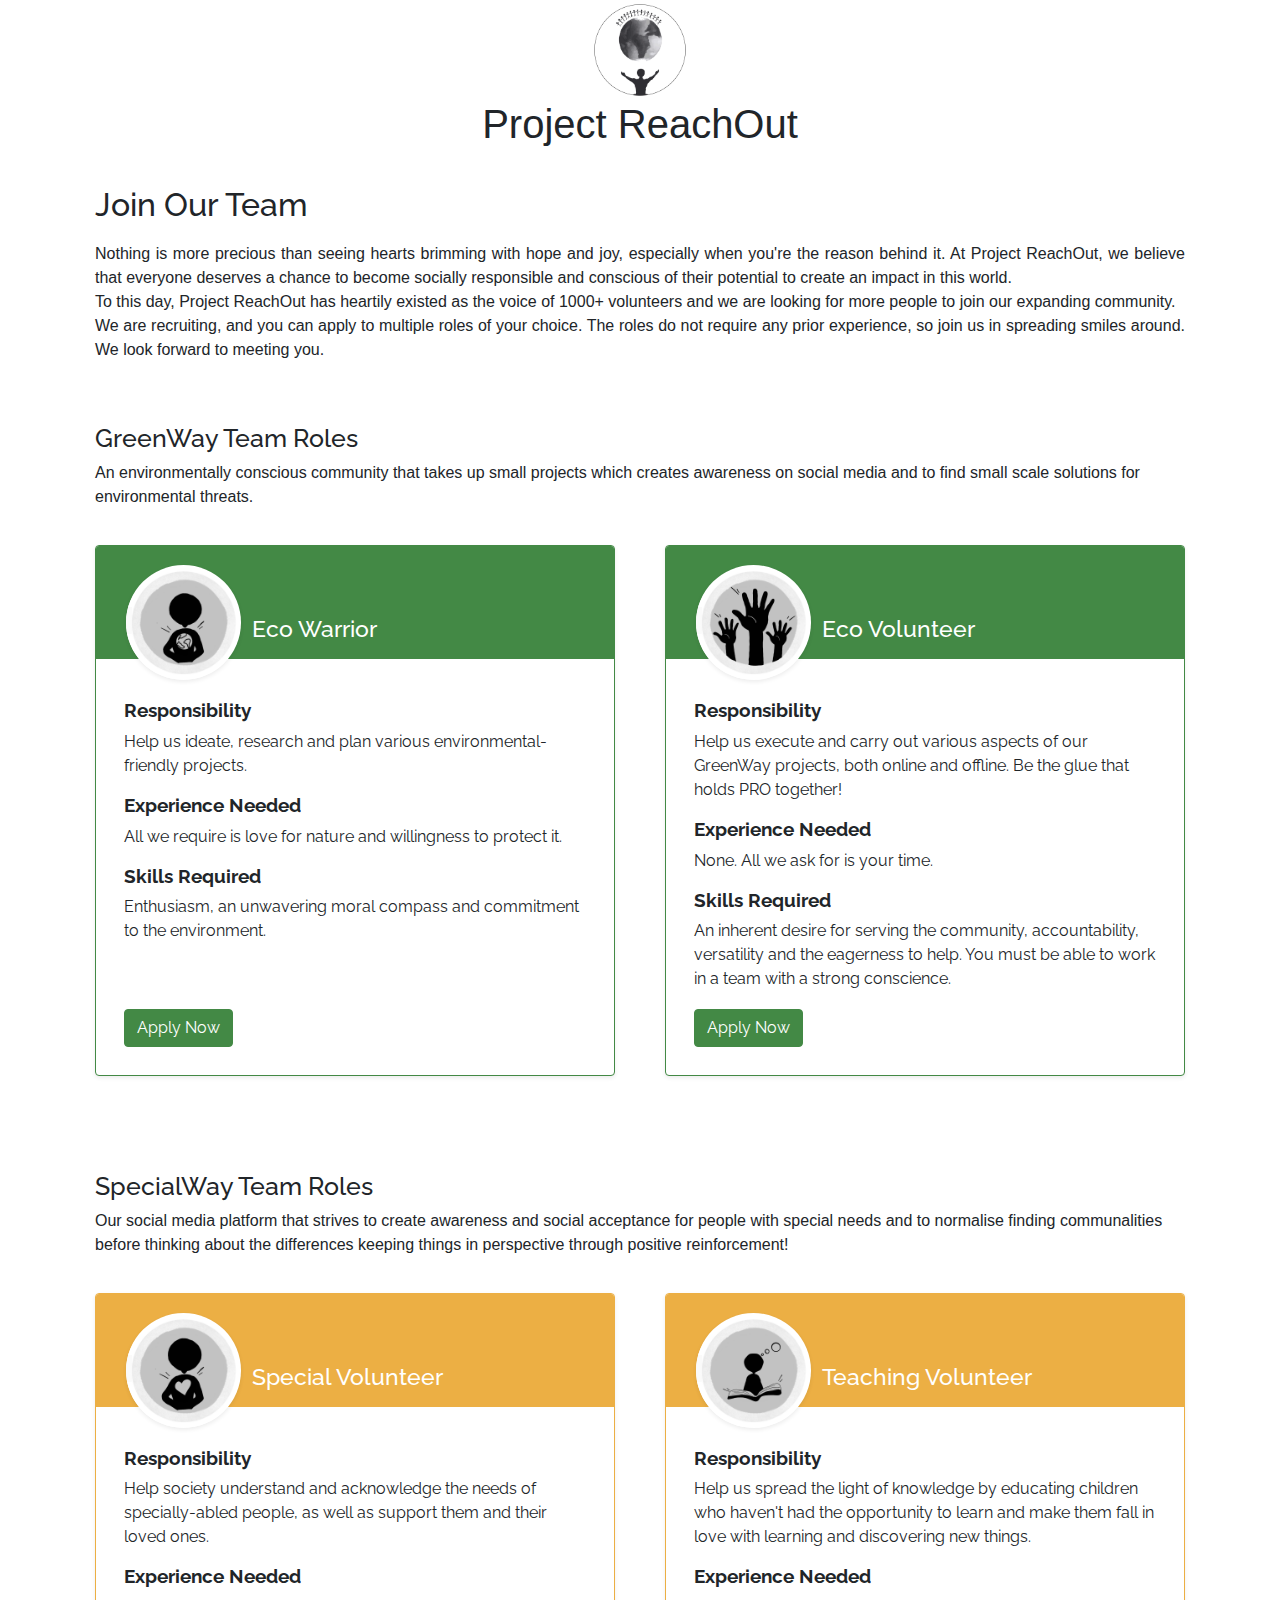
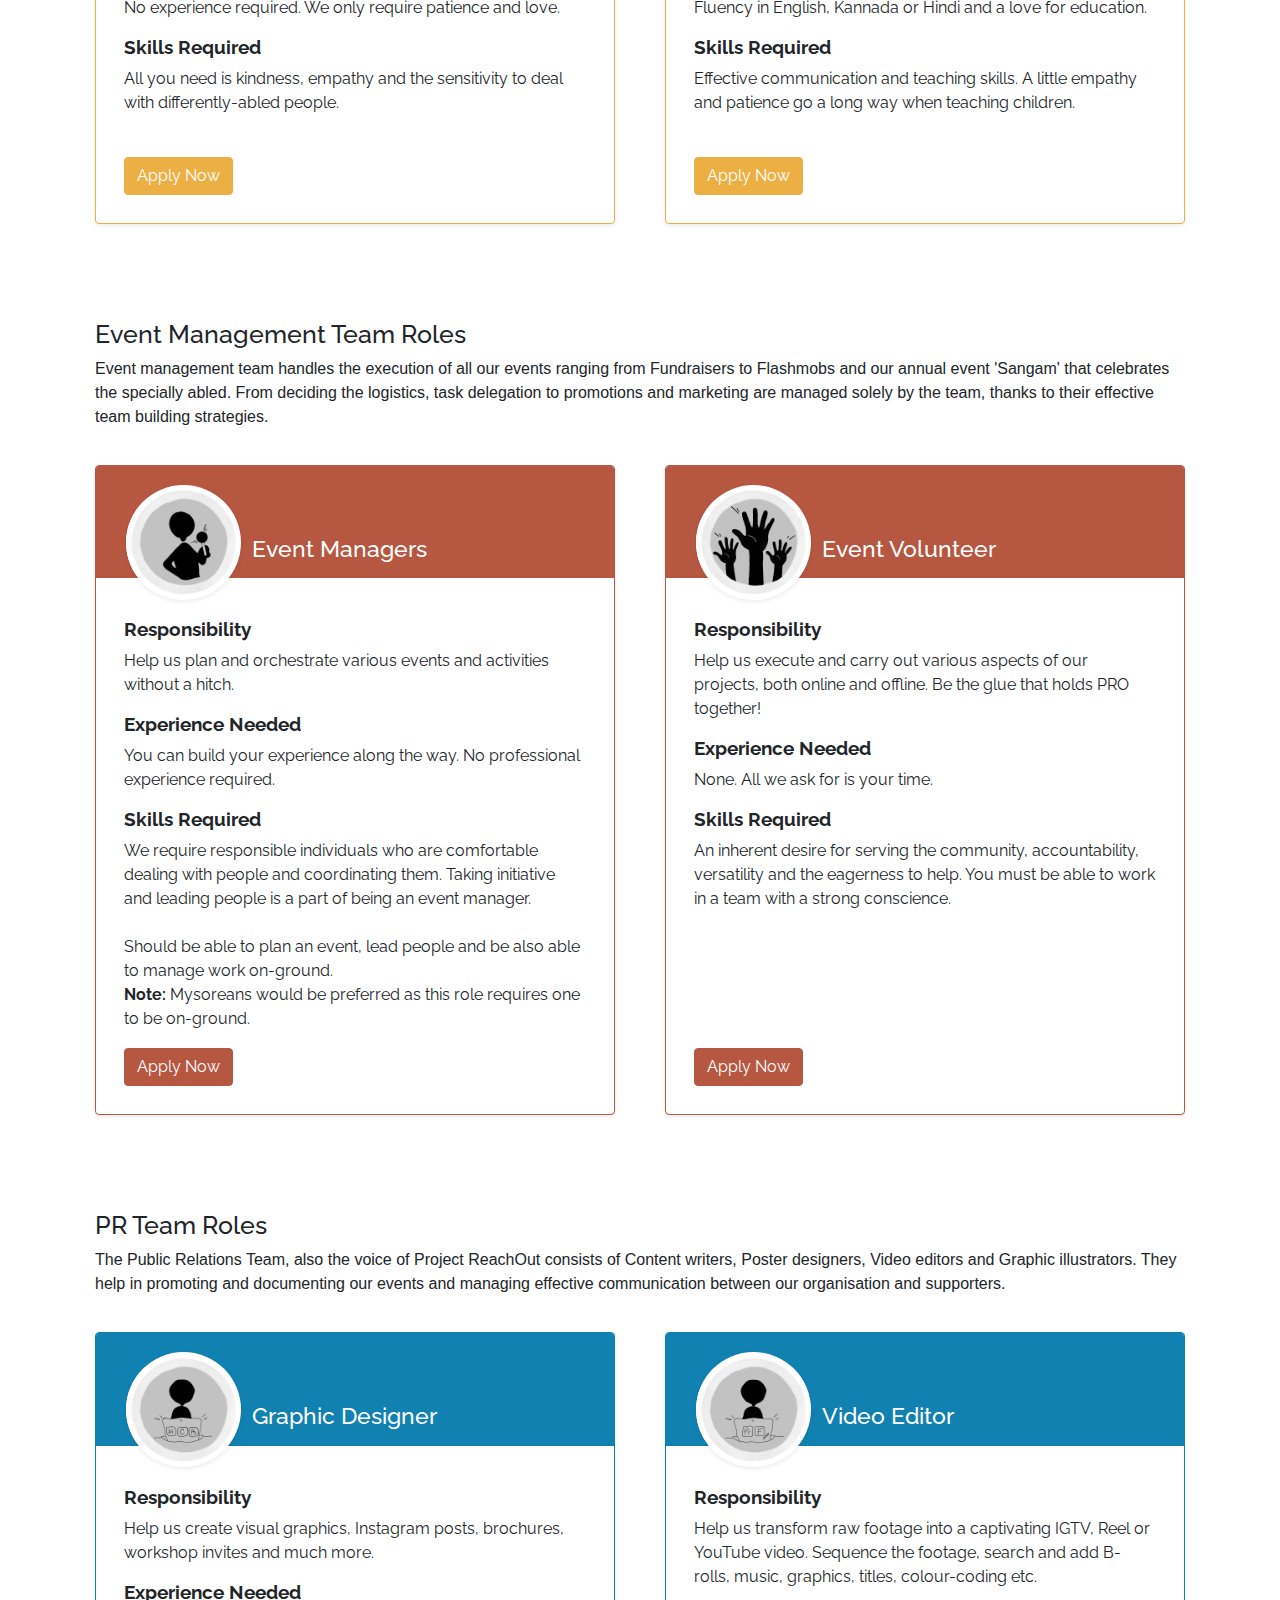
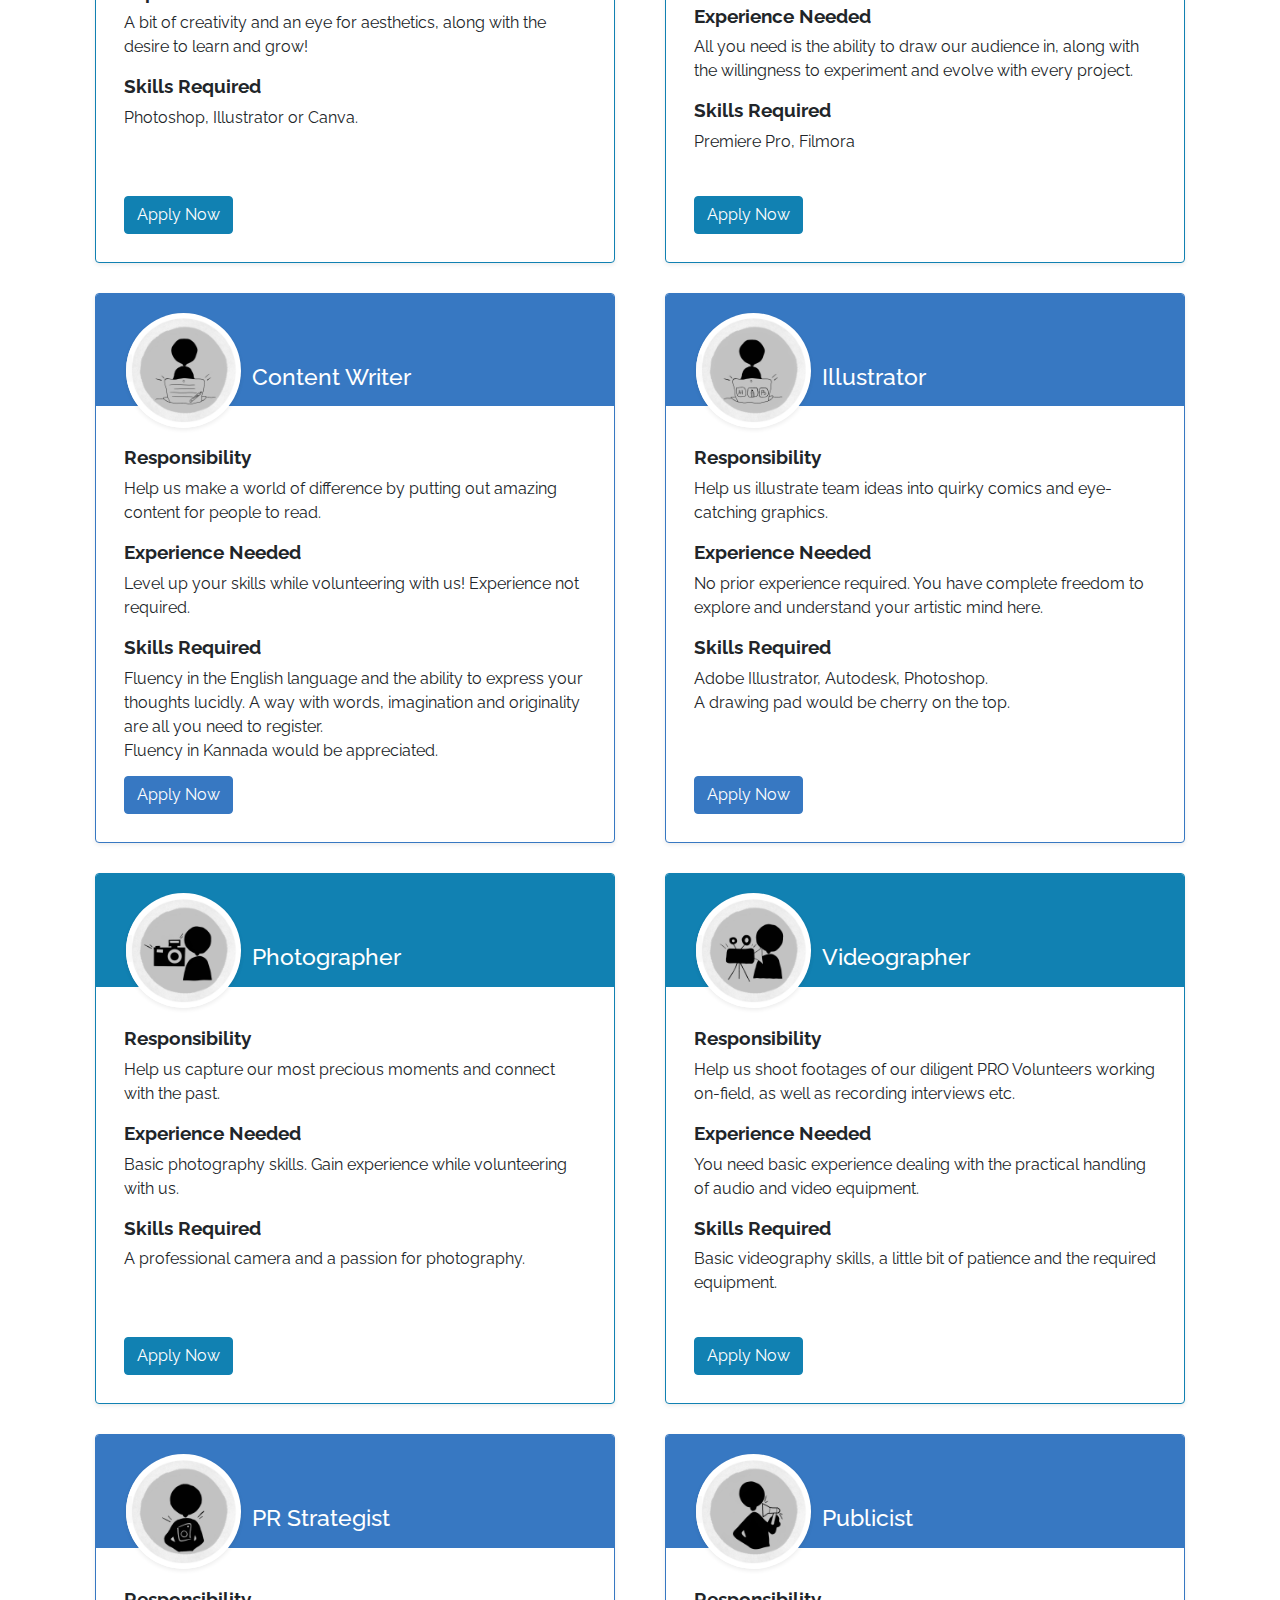
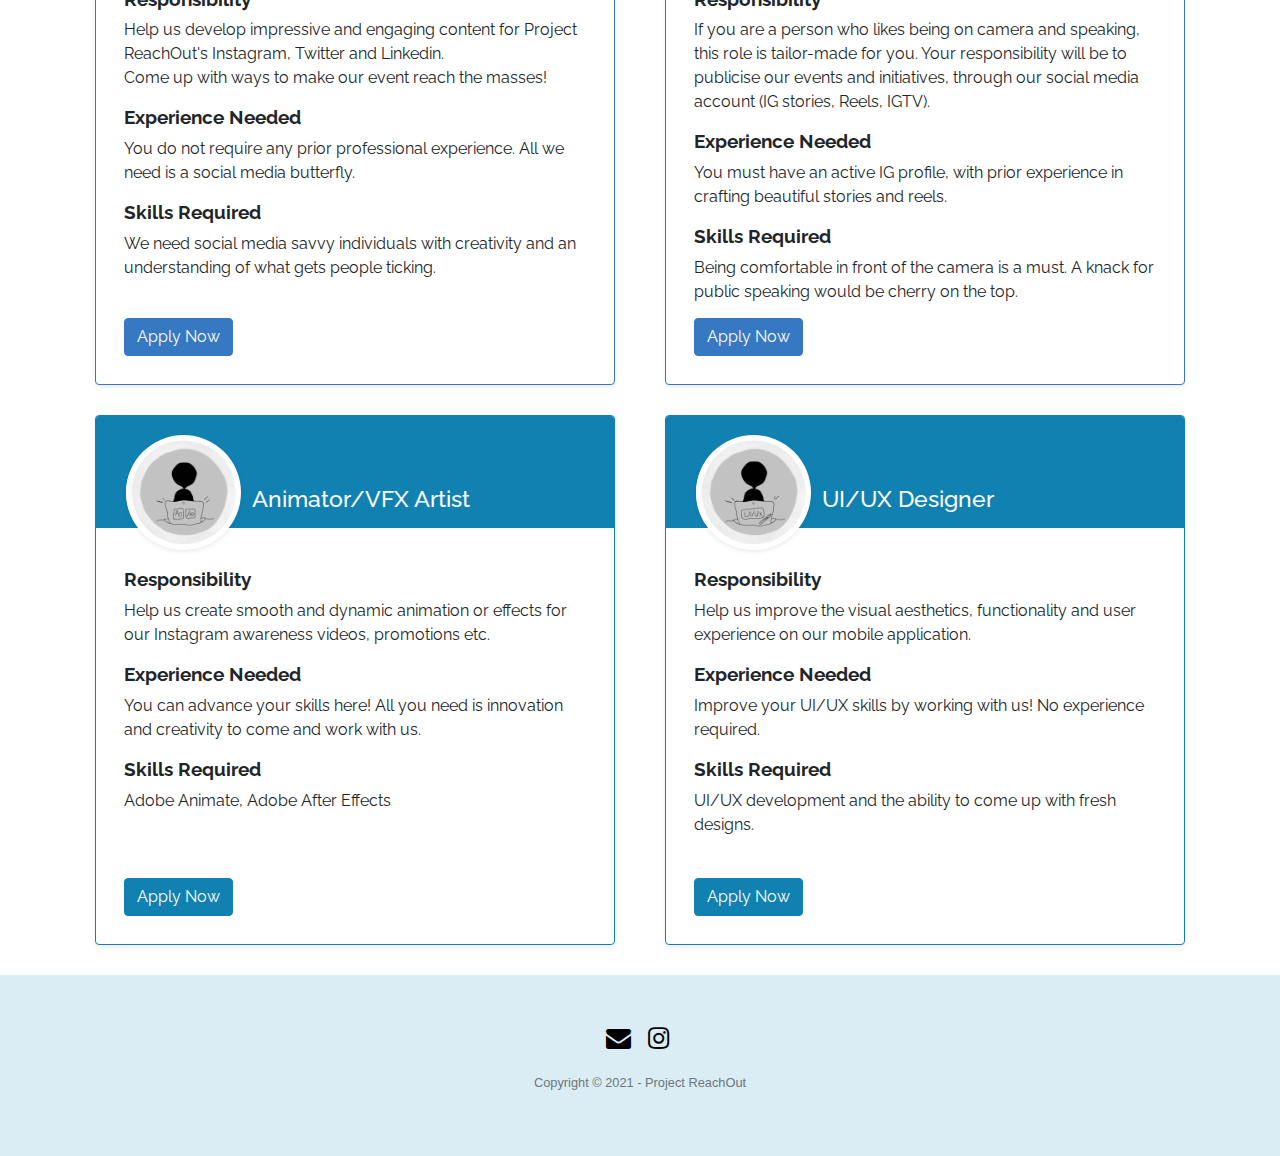
<file: index.html>
<!DOCTYPE html>
<html lang="en">

<head>
	<meta charset="utf-8">
	<meta http-equiv="cleartype" content="on">
	<meta name="robots" content="index,follow">
	<meta name="viewport" content="width=device-width,initial-scale=1">
	<meta name="theme-color" content="#ffffff">
	<link rel="canonical" href="https://projectreachout.in/">
	<title>Join Our Team - Project ReachOut</title>
	<meta name="description" content="Register Now - Be a part of Project ReachOut">
	<link href="https://monorail-edge.shopifysvc.com" rel="dns-prefetch">
	<link rel="stylesheet" href="https://cdnjs.cloudflare.com/ajax/libs/font-awesome/4.7.0/css/font-awesome.min.css">
	<link rel="preconnect" href="https://fonts.gstatic.com">
	<link href="https://fonts.googleapis.com/css2?family=Open+Sans&amp;family=Raleway:ital,wght@0,100;0,200;0,300;0,400;0,500;0,600;0,700;0,800;0,900;1,100;1,200;1,300;1,400;1,500;1,600;1,700;1,800;1,900&amp;display=swap" rel="stylesheet">
	<link rel="stylesheet" href="bootstrap.min.css">
	<link rel="stylesheet" href="style.css">

</head>

<body data-new-gr-c-s-loaded="9.22.0">
	<header>
		<div class="header">
			<center>
				<img src="assets/img/PRO_Logo.png" class="logo" style="max-width: 100px;max-height: 100px;">
			</center>
			<h1>Project ReachOut</h1>
		</div>
	</header>
	<main class="is-width-standard" style="min-height:0px;margin-bottom:10px;">
		<div class="container page__container">
			<div class="row">
				<div class="col-md-12 col-page-header">
					<h2 class="page-title">Join Our Team</h2>
					<p class="page-description" style="text-align: justify;">Nothing is more precious than seeing hearts brimming with hope and joy, especially when you're the reason behind it.
						At Project ReachOut, we believe that everyone deserves a chance to become socially responsible and conscious of their potential to create an impact in this world.
						<br />To this day, Project ReachOut has heartily existed as the voice of 1000+ volunteers and we are looking for more people to join our expanding community.
						<br />We are recruiting, and you can apply to multiple roles of your choice. The roles do not require any prior experience, so join us in spreading smiles around. We look forward to meeting you.</p>
					<!-- <p style="text-align: center;">
						<b>Register here before you apply for roles.</b>
					</p>
					<div class="panel-apply-btn" style="text-align: center;">
						<a href="https://team.satvicmovement.org/?action=vacancy_select&amp;vacancy_id=19" class="btn btn-secondary apply-btn" style="background-color:rgb(31,48,68);border-color:rgb(31,48,68);">Register Here</a>
					</div> -->
					<!-- GreenWay -->
					<h4 class="page-sub-title">GreenWay Team Roles</h4>
					<div>
						<p>An environmentally conscious community that takes up small projects which creates awareness
							on social media and to find small scale solutions for environmental threats.</p>
					</div>
				</div>
			</div>
			<div class="row vacancy-row col-to-stretch">
				<div class="col-md-6 vacancy-col stretch-col-0">
					<div class="panel panel-default vacancy-panel shadow-sm" style="border-color:rgb(67,137,69);">
						<div class="panel-heading" style="color: #fff;background-color:rgb(67,137,69);border-color:rgb(67,137,69);">
							<h2 class="vacancy-panel-title">
								<img src="assets/img/eco-warriors.png" class="img-thumbnail shadow-sm">
								Eco Warrior</h2>
						</div>
						<div class="panel-body" style="height: 350px;">
							<div class="vacancy-desc">
								<h5 class="font-weight-bold">Responsibility</h5>
								<p>Help us ideate, research and plan various environmental-friendly projects.</p>
								<h5 class="font-weight-bold">Experience Needed</h5>
								<p>All we require is love for nature and willingness to protect it.</p>
								<h5 class="font-weight-bold">Skills Required</h5>
								<p>Enthusiasm, an unwavering moral compass and commitment to the environment.</p>
							</div>
						</div>
						<div class="panel-apply-btn">
							<a href="https://forms.gle/qXmKVzzZLUfhwcdy8" target="_blank" class="btn btn-secondary apply-btn" style="background-color:rgb(67,137,69);border-color:rgb(67,137,69);">Apply Now</a>
						</div>
					</div>
				</div>
				<div class="col-md-6 vacancy-col stretch-col-1">
					<div class="panel panel-default vacancy-panel shadow-sm" style="border-color:rgb(67,137,69);">
						<div class="panel-heading" style="color: #fff;background-color:rgb(67,137,69);border-color:rgb(67,137,69);">
							<h2 class="vacancy-panel-title">
								<img src="assets/img/volunteer.png" class="img-thumbnail shadow-sm">
								Eco Volunteer</h2>
						</div>
						<div class="panel-body" style="height: 350px;">
							<div class="vacancy-desc">
								<h5 class="font-weight-bold">Responsibility</h5>
								<p>Help us execute and carry out various aspects of our GreenWay projects, both online and offline.
									Be the glue that holds PRO together!</p>
								<h5 class="font-weight-bold">Experience Needed</h5>
								<p>None. All we ask for is your time.</p>
								<h5 class="font-weight-bold">Skills Required</h5>
								<p>An inherent desire for serving the community, accountability, versatility and the eagerness to help.
									You must be able to work in a team with a strong conscience.</p>
							</div>
						</div>
						<div class="panel-apply-btn">
							<a href="https://forms.gle/7i9hT2bcAKQZKoUL8" target="_blank" class="btn btn-secondary apply-btn" style="background-color:rgb(67,137,69);border-color:rgb(67,137,69);">Apply Now</a>
						</div>
					</div>
				</div>
			</div>
			<!--SpecialWay -->
			<div class="row">
				<div class="col-md-12 col-page-header">
					<h4 class="page-sub-title">SpecialWay Team Roles</h4>
					<div>
						<p>Our social media platform that strives to create awareness and social acceptance
							for people with special needs and to normalise finding communalities before thinking
							about the differences keeping things in perspective through positive reinforcement!</p>
					</div>
				</div>
			</div>
			<div class="row vacancy-row col-to-stretch">
				<div class="col-md-6 vacancy-col stretch-col-0">
					<div class="panel panel-default vacancy-panel shadow-sm" style="border-color:rgb(236,175,68);">
						<div class="panel-heading" style="color: #fff;background-color:rgb(236,175,68);border-color:rgb(236,175,68);">
							<h2 class="vacancy-panel-title">
								<img src="assets/img/specialvolunteer.png" class="img-thumbnail shadow-sm">
								Special Volunteer</h2>
						</div>
						<div class="panel-body" style="height: 350px;">
							<div class="vacancy-desc">
								<h5 class="font-weight-bold">Responsibility</h5>
								<p>Help society understand and acknowledge the needs of specially-abled people,
									as well as support them and their loved ones.</p>
								<h5 class="font-weight-bold">Experience Needed</h5>
								<p>No experience required. We only require patience and love.</p>
								<h5 class="font-weight-bold">Skills Required</h5>
								<p>All you need is kindness, empathy and the sensitivity to deal with differently-abled people.</p>
							</div>
						</div>
						<div class="panel-apply-btn">
							<a href="https://forms.gle/2QDRnBqsUySjW8nr5" target="_blank" class="btn btn-secondary apply-btn" style="background-color:rgb(236,175,68);border-color:rgb(236,175,68);">Apply Now</a>
						</div>
					</div>
				</div>
				<div class="col-md-6 vacancy-col stretch-col-1">
					<div class="panel panel-default vacancy-panel shadow-sm" style="border-color:rgb(236,175,68);">
						<div class="panel-heading" style="color: #fff;background-color:rgb(236,175,68);border-color:rgb(236,175,68);">
							<h2 class="vacancy-panel-title">
								<img src="assets/img/teaching.png" class="img-thumbnail shadow-sm">
								Teaching Volunteer</h2>
						</div>
						<div class="panel-body" style="height: 350px;">
							<div class="vacancy-desc">
								<h5 class="font-weight-bold">Responsibility</h5>
								<p>Help us spread the light of knowledge by educating children who haven't had the opportunity to
									learn and make them fall in love with learning and discovering new things.</p>
								<h5 class="font-weight-bold">Experience Needed</h5>
								<p>Fluency in English, Kannada or Hindi and a love for education.</p>
								<h5 class="font-weight-bold">Skills Required</h5>
								<p>Effective communication and teaching skills.
									A little empathy and patience go a long way when teaching children.</p>
							</div>
						</div>
						<div class="panel-apply-btn">
							<a href="https://forms.gle/LeSqhtQEZQoLkhm97" target="_blank" class="btn btn-secondary apply-btn" style="background-color:rgb(236,175,68);border-color:rgb(236,175,68);">Apply Now</a>
						</div>
					</div>
				</div>
			</div>
			<!--Event Management Team-->
			<div class="row">
				<div class="col-md-12 col-page-header">
					<h4 class="page-sub-title">Event Management Team Roles</h4>
					<div>
						<p>Event management team handles the execution of all our
							events ranging from Fundraisers to Flashmobs and our annual event 'Sangam'
							that celebrates the specially abled. From deciding the logistics,
							task delegation to promotions and marketing are managed solely by
							the team, thanks to their effective team building strategies.</p>
					</div>
				</div>
			</div>
			<div class="row vacancy-row col-to-stretch">
				<div class="col-md-6 vacancy-col stretch-col-0">
					<div class="panel panel-default vacancy-panel shadow-sm" style="border-color:rgb(182,87,65);">
						<div class="panel-heading" style="color: #fff;background-color:rgb(182,87,65);border-color:rgb(182,87,65);">
							<h2 class="vacancy-panel-title">
								<img src="assets/img/event.png" class="img-thumbnail shadow-sm">
								Event Managers</h2>
						</div>
						<div class="panel-body" style="height: 470px;">
							<div class="vacancy-desc">
								<h5 class="font-weight-bold">Responsibility</h5>
								<p>Help us plan and orchestrate various events and activities without a hitch.</p>
								<h5 class="font-weight-bold">Experience Needed</h5>
								<p>You can build your experience along the way. No professional experience required.</p>
								<h5 class="font-weight-bold">Skills Required</h5>
								<p>We require responsible individuals who are comfortable dealing with people and coordinating them.
									Taking initiative and leading people is a part of being an event manager.
									<br />
									<br />
									Should be able to plan an event, lead people and be also able to manage work on-ground.
									<br />
									<b>Note:</b> Mysoreans would be preferred as this role requires one to be on-ground.</p>
							</div>
						</div>
						<div class="panel-apply-btn">
							<a href="https://forms.gle/bPYCm58E2bNYeB9k7" target="_blank" class="btn btn-secondary apply-btn" style="background-color:rgb(182,87,65);border-color:rgb(182,87,65);">Apply Now</a>
						</div>
					</div>
				</div>
				<div class="col-md-6 vacancy-col stretch-col-1">
					<div class="panel panel-default vacancy-panel shadow-sm" style="border-color:rgb(182,87,65);">
						<div class="panel-heading" style="color: #fff;background-color:rgb(182,87,65);border-color:rgb(182,87,65);">
							<h2 class="vacancy-panel-title">
								<img src="assets/img/volunteer.png" class="img-thumbnail shadow-sm">
								Event Volunteer</h2>
						</div>
						<div class="panel-body" style="height: 470px;">
							<div class="vacancy-desc">
								<h5 class="font-weight-bold">Responsibility</h5>
								<p>Help us execute and carry out various aspects of our projects, both online and offline. Be the glue that holds PRO together!</p>
								<h5 class="font-weight-bold">Experience Needed</h5>
								<p>None. All we ask for is your time.</p>
								<h5 class="font-weight-bold">Skills Required</h5>
								<p>An inherent desire for serving the community, accountability, versatility and the eagerness to help. You must be able to work in a team with a strong conscience.</p>
							</div>
						</div>
						<div class="panel-apply-btn">
							<a href="https://forms.gle/ifmf6FKoH7KYRtDB6" target="_blank" class="btn btn-secondary apply-btn" style="background-color:rgb(182,87,65);border-color:rgb(182,87,65);">Apply Now</a>
						</div>
					</div>
				</div>
			</div>
			<!-- PR Team -->
			<div class="row">
				<div class="col-md-12 col-page-header">
					<h4 class="page-sub-title">PR Team Roles</h4>
					<div>
						<p>
							The Public Relations Team, also the voice of Project ReachOut consists of Content writers, Poster designers, Video editors
							and Graphic illustrators. They help in
							promoting and documenting our events and managing effective communication between our organisation and supporters.
						</p>
					</div>
				</div>
			</div>
			<div class="row vacancy-row col-to-stretch">
				<div class="col-md-6 vacancy-col stretch-col-0">
					<div class="panel panel-default vacancy-panel shadow-sm" style="border-color:rgb(17,129,178);">
						<div class="panel-heading" style="color: #fff;background-color:rgb(17,129,178);border-color:rgb(17,129,178);">
							<h2 class="vacancy-panel-title">
								<img src="assets/img/gd.png" class="img-thumbnail shadow-sm">
								Graphic Designer</h2>
						</div>
						<div class="panel-body" style="height: 350px;">
							<div class="vacancy-desc">
								<h5 class="font-weight-bold">Responsibility</h5>
								<p>Help us create visual graphics, Instagram posts, brochures, workshop invites and much more.</p>
								<h5 class="font-weight-bold">Experience Needed</h5>
								<p>A bit of creativity and an eye for aesthetics, along with the desire to learn and grow!</p>
								<h5 class="font-weight-bold">Skills Required</h5>
								<p>Photoshop, Illustrator or Canva.</p>
							</div>
						</div>
						<div class="panel-apply-btn">
							<a href="https://forms.gle/Q5GtS6adVL22UaNm9" target="_blank" class="btn btn-secondary apply-btn" style="background-color:rgb(17,129,178);border-color:rgb(17,129,178);">Apply Now</a>
						</div>
					</div>
				</div>
				<div class="col-md-6 vacancy-col stretch-col-1">
					<div class="panel panel-default vacancy-panel shadow-sm" style="border-color:rgb(17,129,178);">
						<div class="panel-heading" style="color: #fff;background-color:rgb(17,129,178);border-color:rgb(17,129,178);">
							<h2 class="vacancy-panel-title">
								<img src="assets/img/video-editor.png" class="img-thumbnail shadow-sm">
								Video Editor</h2>
						</div>
						<div class="panel-body" style="height: 350px;">
							<div class="vacancy-desc">
								<h5 class="font-weight-bold">Responsibility</h5>
								<p>Help us transform raw footage into a captivating IGTV, Reel or YouTube video. Sequence the footage,
									search and add B-rolls, music, graphics, titles, colour-coding etc.</p>
								<h5 class="font-weight-bold">Experience Needed</h5>
								<p>All you need is the ability to draw our audience in,
									along with the willingness to experiment and evolve with every project.</p>
								<h5 class="font-weight-bold">Skills Required</h5>
								<p>Premiere Pro, Filmora</p>
							</div>
						</div>
						<div class="panel-apply-btn">
							<a href="https://forms.gle/XZPBRzK9SRCDYL9p9" target="_blank" class="btn btn-secondary apply-btn" style="background-color:rgb(17,129,178);border-color:rgb(17,129,178);">Apply Now</a>
						</div>
					</div>
				</div>
			</div>
			<div class="row vacancy-row col-to-stretch">
				<div class="col-md-6 vacancy-col stretch-col-0">
					<div class="panel panel-default vacancy-panel shadow-sm" style="border-color:rgb(55,120,194);">
						<div class="panel-heading" style="color: #fff;background-color:rgb(55,120,194);border-color:rgb(55,120,194);">
							<h2 class="vacancy-panel-title">
								<img src="assets/img/content-writer.png" class="img-thumbnail shadow-sm">
								Content Writer</h2>
						</div>
						<div class="panel-body" style="height: 370px;">
							<div class="vacancy-desc">
								<h5 class="font-weight-bold">Responsibility</h5>
								<p>Help us make a world of difference by putting out amazing content for people to read.</p>
								<h5 class="font-weight-bold">Experience Needed</h5>
								<p>Level up your skills while volunteering with us! Experience not required.</p>
								<h5 class="font-weight-bold">Skills Required</h5>
								<p>Fluency in the English language and the ability to express your thoughts lucidly.
									A way with words, imagination and originality are all you need to register.
									<br />Fluency in Kannada would be appreciated.
								</p>
							</div>
						</div>
						<div class="panel-apply-btn">
							<a href="https://forms.gle/cRbunA1u6fo1sebk7" target="_blank" class="btn btn-secondary apply-btn" style="background-color:rgb(55,120,194);border-color:rgb(55,120,194);">Apply Now</a>
						</div>
					</div>
				</div>
				<div class="col-md-6 vacancy-col stretch-col-1">
					<div class="panel panel-default vacancy-panel shadow-sm" style="border-color:rgb(55,120,194);">
						<div class="panel-heading" style="color: #fff;background-color:rgb(55,120,194);border-color:rgb(55,120,194);">
							<h2 class="vacancy-panel-title">
								<img src="assets/img/illustrator.png" class="img-thumbnail shadow-sm">
								Illustrator</h2>
						</div>
						<div class="panel-body" style="height: 370px;">
							<div class="vacancy-desc">
								<h5 class="font-weight-bold">Responsibility</h5>
								<p>Help us illustrate team ideas into quirky comics and eye-catching graphics.</p>
								<h5 class="font-weight-bold">Experience Needed</h5>
								<p>No prior experience required. You have complete
									freedom to explore and understand your artistic mind here.</p>
								<h5 class="font-weight-bold">Skills Required</h5>
								<p>Adobe Illustrator, Autodesk, Photoshop.<br />A drawing pad would be cherry on the top.</p>
							</div>
						</div>
						<div class="panel-apply-btn">
							<a href="https://forms.gle/ZNaMC5pt8BpjFQCU9" target="_blank" class="btn btn-secondary apply-btn" style="background-color:rgb(55,120,194);border-color:rgb(55,120,194);">Apply Now</a>
						</div>
					</div>
				</div>

			</div>
			<div class="row vacancy-row col-to-stretch">
				<div class="col-md-6 vacancy-col stretch-col-0">
					<div class="panel panel-default vacancy-panel shadow-sm" style="border-color:rgb(17,129,178);">
						<div class="panel-heading" style="color: #fff;background-color:rgb(17,129,178);border-color:rgb(17,129,178);">
							<h2 class="vacancy-panel-title">
								<img src="assets/img/photographer.png" class="img-thumbnail shadow-sm">
								Photographer</h2>
						</div>
						<div class="panel-body" style="height: 350px;">
							<div class="vacancy-desc">
								<h5 class="font-weight-bold">Responsibility</h5>
								<p>Help us capture our most precious moments and connect with the past.</p>
								<h5 class="font-weight-bold">Experience Needed</h5>
								<p>Basic photography skills. Gain experience while volunteering with us.</p>
								<h5 class="font-weight-bold">Skills Required</h5>
								<p>A professional camera and a passion for photography.</p>
							</div>
						</div>
						<div class="panel-apply-btn">
							<a href="https://forms.gle/riu3RZ6iF7AAi4xs6" target="_blank" class="btn btn-secondary apply-btn" style="background-color:rgb(17,129,178);border-color:rgb(17,129,178);">Apply Now</a>
						</div>
					</div>
				</div>
				<div class="col-md-6 vacancy-col stretch-col-1">
					<div class="panel panel-default vacancy-panel shadow-sm" style="border-color:rgb(17,129,178);">
						<div class="panel-heading" style="color: #fff;background-color:rgb(17,129,178);border-color:rgb(17,129,178);">
							<h2 class="vacancy-panel-title">
								<img src="assets/img/videographer.png" class="img-thumbnail shadow-sm">
								Videographer</h2>
						</div>
						<div class="panel-body" style="height: 350px;">
							<div class="vacancy-desc">
								<h5 class="font-weight-bold">Responsibility</h5>
								<p>Help us shoot footages of our diligent PRO Volunteers working on-field,
									as well as recording interviews etc.</p>
								<h5 class="font-weight-bold">Experience Needed</h5>
								<p>You need basic experience dealing with the practical handling of audio and video equipment.</p>
								<h5 class="font-weight-bold">Skills Required</h5>
								<p>Basic videography skills, a little bit of patience and the required equipment.</p>
							</div>
						</div>
						<div class="panel-apply-btn">
							<a href="https://forms.gle/2E2aLfempL5F2E2M9" target="_blank" class="btn btn-secondary apply-btn" style="background-color:rgb(17,129,178);border-color:rgb(17,129,178);">Apply Now</a>
						</div>
					</div>
				</div>
			</div>
			<div class="row vacancy-row col-to-stretch">
				<div class="col-md-6 vacancy-col stretch-col-0">
					<div class="panel panel-default vacancy-panel shadow-sm" style="border-color:rgb(55,120,194);">
						<div class="panel-heading" style="color: #fff;background-color:rgb(55,120,194);border-color:rgb(55,120,194);">
							<h2 class="vacancy-panel-title">
								<img src="assets/img/pr.png" class="img-thumbnail shadow-sm">
								PR Strategist</h2>
						</div>
						<div class="panel-body" style="height: 370px;">
							<div class="vacancy-desc">
								<h5 class="font-weight-bold">Responsibility</h5>
								<p>Help us develop impressive and engaging content for Project ReachOut's Instagram, Twitter and Linkedin.
									<br />Come up with ways to make our event reach the masses!</p>
								<h5 class="font-weight-bold">Experience Needed</h5>
								<p>You do not require any prior professional experience. All we need is a social media butterfly.</p>
								<h5 class="font-weight-bold">Skills Required</h5>
								<p>We need social media savvy individuals with creativity and
									an understanding of what gets people ticking.</p>
							</div>
						</div>
						<div class="panel-apply-btn">
							<a href="https://forms.gle/zJr7c6A6RguT97eW6" target="_blank" class="btn btn-secondary apply-btn" style="background-color:rgb(55,120,194);border-color:rgb(55,120,194);">Apply Now</a>
						</div>
					</div>
				</div>
				<div class="col-md-6 vacancy-col stretch-col-1">
					<div class="panel panel-default vacancy-panel shadow-sm" style="border-color:rgb(55,120,194);">
						<div class="panel-heading" style="color: #fff;background-color:rgb(55,120,194);border-color:rgb(55,120,194);">
							<h2 class="vacancy-panel-title">
								<img src="assets/img/publicist.png" class="img-thumbnail shadow-sm">
								Publicist</h2>
						</div>
						<div class="panel-body" style="height: 370px;">
							<div class="vacancy-desc">
								<h5 class="font-weight-bold">Responsibility</h5>
								<p>If you are a person who likes being on camera and speaking, this role is tailor-made for you.
									Your responsibility will be to publicise
									our events and initiatives, through our social media account (IG stories, Reels, IGTV).</p>
								<h5 class="font-weight-bold">Experience Needed</h5>
								<p>You must have an active IG profile,
									with prior experience in crafting beautiful stories and reels. </p>
								<h5 class="font-weight-bold">Skills Required</h5>
								<p>Being comfortable in front of the camera is a must.
									A knack for public speaking would be cherry on the top.</p>
							</div>
						</div>
						<div class="panel-apply-btn">
							<a href="https://forms.gle/QkhmRC1GdsP3BrLC6" target="_blank" class="btn btn-secondary apply-btn" style="background-color:rgb(55,120,194);border-color:rgb(55,120,194);">Apply Now</a>
						</div>
					</div>
				</div>
			</div>
			<div class="row vacancy-row col-to-stretch">
				<div class="col-md-6 vacancy-col stretch-col-0">
					<div class="panel panel-default vacancy-panel shadow-sm" style="border-color:rgb(17,129,178);">
						<div class="panel-heading" style="color: #fff;background-color:rgb(17,129,178);border-color:rgb(17,129,178);">
							<h2 class="vacancy-panel-title">
								<img src="assets/img/animator.png" class="img-thumbnail shadow-sm">
								Animator/VFX Artist</h2>
						</div>
						<div class="panel-body" style="height: 350px;">
							<div class="vacancy-desc">
								<h5 class="font-weight-bold">Responsibility</h5>
								<p>Help us create smooth and dynamic animation or effects for our
									Instagram awareness videos, promotions etc.</p>
								<h5 class="font-weight-bold">Experience Needed</h5>
								<p>You can advance your skills here!
									All you need is innovation and creativity to come and work with us.</p>
								<h5 class="font-weight-bold">Skills Required</h5>
								<p>Adobe Animate, Adobe After Effects</p>
							</div>
						</div>
						<div class="panel-apply-btn">
							<a href="https://forms.gle/58J5A7RCvjt7Di276" target="_blank" class="btn btn-secondary apply-btn" style="background-color:rgb(17,129,178);border-color:rgb(17,129,178);">Apply Now</a>
						</div>
					</div>
				</div>
				<div class="col-md-6 vacancy-col stretch-col-1">
					<div class="panel panel-default vacancy-panel shadow-sm" style="border-color:rgb(17,129,178);">
						<div class="panel-heading" style="color: #fff;background-color:rgb(17,129,178);border-color:rgb(17,129,178);">
							<h2 class="vacancy-panel-title">
								<img src="assets/img/ui-ux.png" class="img-thumbnail shadow-sm">
								UI/UX Designer</h2>
						</div>
						<div class="panel-body" style="height: 350px;">
							<div class="vacancy-desc">
								<h5 class="font-weight-bold">Responsibility</h5>
								<p>Help us improve the visual aesthetics, functionality and user experience on our mobile application.</p>
								<h5 class="font-weight-bold">Experience Needed</h5>
								<p>Improve your UI/UX skills by working with us! No experience required.</p>
								<h5 class="font-weight-bold">Skills Required</h5>
								<p>UI/UX development and the ability to come up with fresh designs.</p>
							</div>
						</div>
						<div class="panel-apply-btn">
							<a href="https://forms.gle/KDZ76T733SUwhX1u8" target="_blank" class="btn btn-secondary apply-btn" style="background-color:rgb(17,129,178);border-color:rgb(17,129,178);">Apply Now</a>
						</div>
					</div>
				</div>
			</div>
		</div>
		</div>
	</main>
	<footer class="pb-5" id="footer">
		<div class="container">
			<div class="row">
				<div class="col-xs-12 col-sm-12 col-md-12 mt-2 mt-sm-5">
					<ul class="list-unstyled list-inline social text-center">
						<li class="list-inline-item"><a href="mailto:projectreachoutmys@gmail.com"><i class="fa fa-envelope"></i></a></li>
						<li class="list-inline-item"><a href="https://www.instagram.com/project_reachout/"><i class="fa fa-instagram"></i></a></li>
					</ul>
				</div>
			</div>
			<div class="small text-center text-muted" style="text-align:center;">
				<p>
					Copyright © 2021 - Project ReachOut
				</p>
			</div>
		</div>
	</footer>
</body>
</file>
<file: style.css>
@font-face {
	font-family: 'flex-icon';
	src: url("//cdn.shopify.com/s/files/1/0104/8733/2915/t/3/assets/flex-icon.ttf?v=14100130636688647098") format("truetype"),
		url("//cdn.shopify.com/s/files/1/0104/8733/2915/t/3/assets/flex-icon.woff?v=6556297278318994921") format("woff"),
		url("//cdn.shopify.com/s/files/1/0104/8733/2915/t/3/assets/flex-icon.svg?v=12215575079412057538") format("svg");
	font-weight: normal;
	font-style: normal;
	font-display: block;
}
html,
body {
	height: 100%;
}
a,
a:hover {
	text-decoration: none;
}
@media (min-width: 1024px){
	.iframe-video{
		width: 100%;
		height: 370px;
	}
}
@media (min-width: 768px) and (max-width: 1023px){
	.iframe-video{
		width: 100%;
		height: 370px;
	}
}
@media (min-width: 481px) and (max-width: 767px){
	.iframe-video{
		width: 100%;
		height: 370px;
	}
}
@media (min-width: 320px) and (max-width: 480px){
	.iframe-video{
		width: 100%;
		height: 200px;
	}
}
.job_text .title{
	font-size: 21px;
}
.col-submit-btn{
	padding-left: 3px;
}
#job_form {
	padding-top:43px;
}
#job_form h2.formTitle {
	font-size: 32px;
	font-family: 'Raleway', sans-serif;
	color: rgba(96, 96, 96, 1);
	margin-bottom: 0px;
}
#job_form h3.formTitle {
	font-size: 18px;
	margin-bottom: 30px;
	font-family: 'Raleway', sans-serif;
	color: rgb(43 43 43);
	margin-top: 0px;
}
#job_form .form_div label.form-input-label {
	font-weight: bold;
	margin-bottom: 7px;
	margin-top: 25px;
}
#job_form .form_div .file-upload {
	padding-bottom: 10px;
	color: transparent;
}
.col-page-header .page-title {
	font-family: 'Raleway', sans-serif;
	padding-bottom: 10px;
}
.col-page-header .page-sub-title {
	font-family: 'Raleway', sans-serif;
	padding-top: 45px;
	font-size: 25px;
}
.col-page-header {
	padding: 30px 25px 10px 25px;
}

.job_text_p {
	padding-left: 69px;
	padding-right: 68px;
}

.mt-40-26 {
	margin-top: 40px;
}

.app_form {
	width: 446px;
	margin: auto;
	padding-top: 76px;
	border: 1px solid #e5e5e5;
	font-family: 'Raleway', sans-serif;
	font-weight: 400 !important;
}

.app_form h2 {
	font-weight: 400 !important;
}

.app_form h3 {
	font-weight: 400 !important;
}

.form_div {
	text-align: left;
	padding-left: 58px;
	padding-right: 58px;
}

.form_same_line {
	display: inline;
	float: left;
	width: 45%;
}

.w-30-40 {
	width: 30%;
}

.w-68-57 {
	width: 68%;
}
.header h1{
	text-align: center;
}
.header img{
	align-items: center;
}

.mr-32-29 {
	margin-right: 32px;
}

.page-description p{
	text-align: justify !important;
}
.nex_sm_btn {
	min-width: 75px;
	padding: 10px 15px;
	font-size: 16px;
	background-color: #565656;
	color: white;
	cursor: pointer;
	border: 1px solid #565656;
	border-radius: .25rem;
}

.back_btn {
	min-width: 75px;
	padding: 10px 15px;
	font-size: 16px;
	background-color: #ffffff;
	color: black;
	cursor: pointer;
	border: 1px solid black;
	border-radius: .25rem;
}

.page-wrapper {
	font-family: 'Raleway', sans-serif;
	margin-top: 50px;
	margin-bottom: 33px;
}
@media only screen and (max-width: 800px) {
	.desktop-header {
		display: none;
	}

	.mobile-header {
		display: block;
	}
}

.vacancy-card,
.vacancy-panel {
	font-family: 'Raleway', sans-serif;
	border: 1px solid rgba(0, 0, 0, .125);
	border-radius: 0rem;
	margin: 10px;
	/*background-size: auto;
	box-shadow: 5px 5px 20px 0 rgba(0, 0, 0, 0.4);*/
}
.vacancy-card .vacancy-desc {
	padding-right: 63px;
	font-size: 15px;
}
.vacancy-panel {
	font-family: 'Raleway', sans-serif;
}
.vacancy-panel .panel-heading {
	padding: 20px 30px 15px 30px;
}
.vacancy-panel .panel-body {
	padding: 40px 28px 28px 28px;
}
.vacancy-panel .panel-heading img{
	width: 115px;
	border-radius: 50%;
	float: left;
	margin-right: 11px;
	margin-top: -50px;
}
.vacancy-panel .panel-heading h2.vacancy-panel-title {
	margin-top: 49px;
	margin-bottom: 0px;
	font-size: 23px;
}
.vacancy-panel h5 {
	font-size: 19px;
}
.vacancy-panel .panel-apply-btn {
	margin-left: 28px;
	margin-bottom: 28px;
}

@media only screen and (max-width: 980px) {
	.vacancy-panel .panel-heading {
		padding: 20px 14px 15px 14px;
	}
	.vacancy-panel .panel-heading img {
		width: 93px;
		margin-top: -30px;
		margin-right: 10px;
	}
	.vacancy-panel .panel-heading h2.vacancy-panel-title {
		margin-top: 25px;
		font-size: 23px;
		overflow-wrap: break-word;
	}
	.vacancy-panel .panel-body {
		padding: 35px 20px 20px 20px;
		font-size: 15px;
	}
	.vacancy-panel h5 {
		font-size: 17px;
	}
	.vacancy-panel .panel-apply-btn {
		margin-left: 20px;
		margin-bottom: 20px;
	}
}
@media only screen and (max-width: 768px) {
	.vacancy-panel .panel-heading {
		padding: 20px 11px 15px 11px;
	}
	.vacancy-panel .panel-heading img {
		width: 75px;
		margin-top: -30px;
		margin-right: 7px;
	}
	.vacancy-panel .panel-heading h2.vacancy-panel-title {
		margin-top: 25px;
		font-size: 91%; /* 18px; */
		overflow-wrap: break-word;
	}
	.vacancy-panel h5{
		font-size: 99%; /* 16px; */
	}
	.vacancy-panel .panel-body {
		padding: 32px 18px 18px 18px;
		font-size: 86%; /* 14px; */
	}
	.vacancy-panel .panel-apply-btn {
		margin-left: 18px;
		margin-bottom: 18px;
	}
	.vacancy-panel .apply-btn {
		font-size: 85%;
	}
	.vacancy-row .vacancy-col{
		padding: 0px;
	}
	.col-page-header .page-title {
		font-size: 31px;
	}
	.col-page-header .page-sub-title {
		font-size: 23px;
	}
	.col-page-header {
		padding: 20px 10px 8px 10px;
	}
}

@media only screen and (max-width: 480px) {
	.w-30-40 {
		width: 40% !important;
	}

	.w-68-57 {
		width: 57% !important;
	}

	.app_form {
		width: auto !important;
	}

	.mr-32-29 {
		margin-right: 14px !important;
	}

	.p_heading {
		padding-right: 58px !important;
		padding-left: 58px !important;
	}

	.job_text_p {
		padding-left: 51px !important;
		padding-right: 51px !important;
	}

	.mt-40-26 {
		margin-top: 26px !important;
	}

	.form_div {
		padding-left: 30px !important;
		padding-right: 30px !important;
	}

	.col-submit-btn {
		padding-left: 7px;
	}

	#job_form h2.formTitle {
		font-size: 29px;
	}

	#job_form h3.formTitle {
		font-size: 17px;
	}

	.col-page-header .page-title {
		font-family: 'Raleway', sans-serif;
		font-size: 27px;
		text-align: center;
	}
	.col-page-header .page-description{
		text-align: center;
	}
	.col-page-header .page-sub-title {
		font-size: 21px;
	}
}

@media only screen and (max-width: 320px) {
	#job_form {
		padding-top: 40px;
	}

	#job_form h2.formTitle {
		font-size: 27px;
	}

	#job_form h3.formTitle {
		font-size: 16px;
		margin-bottom: 26px;
	}

	#job_form .form_div label.form-input-label {
		margin-bottom: 7px;
		margin-top: 20px;
		font-size: 15px;
	}

	#job_form .form_div input.form-control,
	#job_form .form_div textarea.form-control,
	#job_form .form_div label.form-check-label,
	#job_form .form_div select,
	#job_form .form_div .file-selected-text,
	#job_form .form_div .file-upload {
		font-size: 14px;
	}

	.col-page-header .page-title {
		font-family: 'Raleway', sans-serif;
		font-size: 25px;
	}
	.col-page-header .page-sub-title {
		font-size: 19px;
	}
}
.team-btn-white {
	display: inline-block;
	background-color: transparent;
	border: 1px solid #3c3c3c;
	color: #3c3c3c;
	box-shadow: none;
	line-height: 1.2;
	padding: 10px 15px;
	max-width: 100%;
}
.team-btn-white:hover {
	border: 1px solid #000;
	background-color: #000;
	color: #fff;
}
a.team-btn-white,
a.team-btn-white:hover {
	text-decoration: none;
}
.panel {
	margin-bottom: 20px;
	background-color: #fff;
	border: 1px solid transparent;
	border-radius: 4px;
	-webkit-box-shadow: 0 1px 1px rgba(0, 0, 0, .05);
	box-shadow: 0 1px 1px rgba(0, 0, 0, .05);
}

.panel-body {
	padding: 15px;
}

.panel-heading {
	padding: 10px 15px;
	border-bottom: 1px solid transparent;
	border-top-left-radius: 3px;
	border-top-right-radius: 3px;
}

.panel-heading>.dropdown .dropdown-toggle {
	color: inherit;
}

.panel-title {
	margin-top: 0;
	margin-bottom: 0;
	font-size: 16px;
	color: inherit;
}

.panel-title>a,
.panel-title>small,
.panel-title>.small,
.panel-title>small>a,
.panel-title>.small>a {
	color: inherit;
}

.panel-footer {
	padding: 10px 15px;
	background-color: #f5f5f5;
	border-top: 1px solid #ddd;
	border-bottom-right-radius: 3px;
	border-bottom-left-radius: 3px;
}

.panel>.list-group,
.panel>.panel-collapse>.list-group {
	margin-bottom: 0;
}

.panel>.list-group .list-group-item,
.panel>.panel-collapse>.list-group .list-group-item {
	border-width: 1px 0;
	border-radius: 0;
}

.panel>.list-group:first-child .list-group-item:first-child,
.panel>.panel-collapse>.list-group:first-child .list-group-item:first-child {
	border-top: 0;
	border-top-left-radius: 3px;
	border-top-right-radius: 3px;
}

.panel>.list-group:last-child .list-group-item:last-child,
.panel>.panel-collapse>.list-group:last-child .list-group-item:last-child {
	border-bottom: 0;
	border-bottom-right-radius: 3px;
	border-bottom-left-radius: 3px;
}

.panel>.panel-heading+.panel-collapse>.list-group .list-group-item:first-child {
	border-top-left-radius: 0;
	border-top-right-radius: 0;
}

.panel-heading+.list-group .list-group-item:first-child {
	border-top-width: 0;
}

.list-group+.panel-footer {
	border-top-width: 0;
}

.panel>.table,
.panel>.table-responsive>.table,
.panel>.panel-collapse>.table {
	margin-bottom: 0;
}

.panel>.table caption,
.panel>.table-responsive>.table caption,
.panel>.panel-collapse>.table caption {
	padding-right: 15px;
	padding-left: 15px;
}

.panel>.table:first-child,
.panel>.table-responsive:first-child>.table:first-child {
	border-top-left-radius: 3px;
	border-top-right-radius: 3px;
}

.panel>.table:first-child>thead:first-child>tr:first-child,
.panel>.table-responsive:first-child>.table:first-child>thead:first-child>tr:first-child,
.panel>.table:first-child>tbody:first-child>tr:first-child,
.panel>.table-responsive:first-child>.table:first-child>tbody:first-child>tr:first-child {
	border-top-left-radius: 3px;
	border-top-right-radius: 3px;
}

.panel>.table:first-child>thead:first-child>tr:first-child td:first-child,
.panel>.table-responsive:first-child>.table:first-child>thead:first-child>tr:first-child td:first-child,
.panel>.table:first-child>tbody:first-child>tr:first-child td:first-child,
.panel>.table-responsive:first-child>.table:first-child>tbody:first-child>tr:first-child td:first-child,
.panel>.table:first-child>thead:first-child>tr:first-child th:first-child,
.panel>.table-responsive:first-child>.table:first-child>thead:first-child>tr:first-child th:first-child,
.panel>.table:first-child>tbody:first-child>tr:first-child th:first-child,
.panel>.table-responsive:first-child>.table:first-child>tbody:first-child>tr:first-child th:first-child {
	border-top-left-radius: 3px;
}

.panel>.table:first-child>thead:first-child>tr:first-child td:last-child,
.panel>.table-responsive:first-child>.table:first-child>thead:first-child>tr:first-child td:last-child,
.panel>.table:first-child>tbody:first-child>tr:first-child td:last-child,
.panel>.table-responsive:first-child>.table:first-child>tbody:first-child>tr:first-child td:last-child,
.panel>.table:first-child>thead:first-child>tr:first-child th:last-child,
.panel>.table-responsive:first-child>.table:first-child>thead:first-child>tr:first-child th:last-child,
.panel>.table:first-child>tbody:first-child>tr:first-child th:last-child,
.panel>.table-responsive:first-child>.table:first-child>tbody:first-child>tr:first-child th:last-child {
	border-top-right-radius: 3px;
}

.panel>.table:last-child,
.panel>.table-responsive:last-child>.table:last-child {
	border-bottom-right-radius: 3px;
	border-bottom-left-radius: 3px;
}

.panel>.table:last-child>tbody:last-child>tr:last-child,
.panel>.table-responsive:last-child>.table:last-child>tbody:last-child>tr:last-child,
.panel>.table:last-child>tfoot:last-child>tr:last-child,
.panel>.table-responsive:last-child>.table:last-child>tfoot:last-child>tr:last-child {
	border-bottom-right-radius: 3px;
	border-bottom-left-radius: 3px;
}

.panel>.table:last-child>tbody:last-child>tr:last-child td:first-child,
.panel>.table-responsive:last-child>.table:last-child>tbody:last-child>tr:last-child td:first-child,
.panel>.table:last-child>tfoot:last-child>tr:last-child td:first-child,
.panel>.table-responsive:last-child>.table:last-child>tfoot:last-child>tr:last-child td:first-child,
.panel>.table:last-child>tbody:last-child>tr:last-child th:first-child,
.panel>.table-responsive:last-child>.table:last-child>tbody:last-child>tr:last-child th:first-child,
.panel>.table:last-child>tfoot:last-child>tr:last-child th:first-child,
.panel>.table-responsive:last-child>.table:last-child>tfoot:last-child>tr:last-child th:first-child {
	border-bottom-left-radius: 3px;
}

.panel>.table:last-child>tbody:last-child>tr:last-child td:last-child,
.panel>.table-responsive:last-child>.table:last-child>tbody:last-child>tr:last-child td:last-child,
.panel>.table:last-child>tfoot:last-child>tr:last-child td:last-child,
.panel>.table-responsive:last-child>.table:last-child>tfoot:last-child>tr:last-child td:last-child,
.panel>.table:last-child>tbody:last-child>tr:last-child th:last-child,
.panel>.table-responsive:last-child>.table:last-child>tbody:last-child>tr:last-child th:last-child,
.panel>.table:last-child>tfoot:last-child>tr:last-child th:last-child,
.panel>.table-responsive:last-child>.table:last-child>tfoot:last-child>tr:last-child th:last-child {
	border-bottom-right-radius: 3px;
}

.panel>.panel-body+.table,
.panel>.panel-body+.table-responsive,
.panel>.table+.panel-body,
.panel>.table-responsive+.panel-body {
	border-top: 1px solid #ddd;
}

.panel>.table>tbody:first-child>tr:first-child th,
.panel>.table>tbody:first-child>tr:first-child td {
	border-top: 0;
}

.panel>.table-bordered,
.panel>.table-responsive>.table-bordered {
	border: 0;
}

.panel>.table-bordered>thead>tr>th:first-child,
.panel>.table-responsive>.table-bordered>thead>tr>th:first-child,
.panel>.table-bordered>tbody>tr>th:first-child,
.panel>.table-responsive>.table-bordered>tbody>tr>th:first-child,
.panel>.table-bordered>tfoot>tr>th:first-child,
.panel>.table-responsive>.table-bordered>tfoot>tr>th:first-child,
.panel>.table-bordered>thead>tr>td:first-child,
.panel>.table-responsive>.table-bordered>thead>tr>td:first-child,
.panel>.table-bordered>tbody>tr>td:first-child,
.panel>.table-responsive>.table-bordered>tbody>tr>td:first-child,
.panel>.table-bordered>tfoot>tr>td:first-child,
.panel>.table-responsive>.table-bordered>tfoot>tr>td:first-child {
	border-left: 0;
}

.panel>.table-bordered>thead>tr>th:last-child,
.panel>.table-responsive>.table-bordered>thead>tr>th:last-child,
.panel>.table-bordered>tbody>tr>th:last-child,
.panel>.table-responsive>.table-bordered>tbody>tr>th:last-child,
.panel>.table-bordered>tfoot>tr>th:last-child,
.panel>.table-responsive>.table-bordered>tfoot>tr>th:last-child,
.panel>.table-bordered>thead>tr>td:last-child,
.panel>.table-responsive>.table-bordered>thead>tr>td:last-child,
.panel>.table-bordered>tbody>tr>td:last-child,
.panel>.table-responsive>.table-bordered>tbody>tr>td:last-child,
.panel>.table-bordered>tfoot>tr>td:last-child,
.panel>.table-responsive>.table-bordered>tfoot>tr>td:last-child {
	border-right: 0;
}

.panel>.table-bordered>thead>tr:first-child>td,
.panel>.table-responsive>.table-bordered>thead>tr:first-child>td,
.panel>.table-bordered>tbody>tr:first-child>td,
.panel>.table-responsive>.table-bordered>tbody>tr:first-child>td,
.panel>.table-bordered>thead>tr:first-child>th,
.panel>.table-responsive>.table-bordered>thead>tr:first-child>th,
.panel>.table-bordered>tbody>tr:first-child>th,
.panel>.table-responsive>.table-bordered>tbody>tr:first-child>th {
	border-bottom: 0;
}

.panel>.table-bordered>tbody>tr:last-child>td,
.panel>.table-responsive>.table-bordered>tbody>tr:last-child>td,
.panel>.table-bordered>tfoot>tr:last-child>td,
.panel>.table-responsive>.table-bordered>tfoot>tr:last-child>td,
.panel>.table-bordered>tbody>tr:last-child>th,
.panel>.table-responsive>.table-bordered>tbody>tr:last-child>th,
.panel>.table-bordered>tfoot>tr:last-child>th,
.panel>.table-responsive>.table-bordered>tfoot>tr:last-child>th {
	border-bottom: 0;
}

.panel>.table-responsive {
	margin-bottom: 0;
	border: 0;
}

.panel-group {
	margin-bottom: 20px;
}

.panel-group .panel {
	margin-bottom: 0;
	border-radius: 4px;
}

.panel-group .panel+.panel {
	margin-top: 5px;
}

.panel-group .panel-heading {
	border-bottom: 0;
}

.panel-group .panel-heading+.panel-collapse>.panel-body,
.panel-group .panel-heading+.panel-collapse>.list-group {
	border-top: 1px solid #ddd;
}

.panel-group .panel-footer {
	border-top: 0;
}

.panel-group .panel-footer+.panel-collapse .panel-body {
	border-bottom: 1px solid #ddd;
}

.panel-default {
	border-color: #ddd;
}

.panel-default>.panel-heading {
	color: #333;
	background-color: #f5f5f5;
	border-color: #ddd;
}

.panel-default>.panel-heading+.panel-collapse>.panel-body {
	border-top-color: #ddd;
}

.panel-default>.panel-heading .badge {
	color: #f5f5f5;
	background-color: #333;
}

.panel-default>.panel-footer+.panel-collapse>.panel-body {
	border-bottom-color: #ddd;
}

.panel-primary {
	border-color: #337ab7;
}

.panel-primary>.panel-heading {
	color: #fff;
	background-color: #337ab7;
	border-color: #337ab7;
}

.panel-primary>.panel-heading+.panel-collapse>.panel-body {
	border-top-color: #337ab7;
}

.panel-primary>.panel-heading .badge {
	color: #337ab7;
	background-color: #fff;
}

.panel-primary>.panel-footer+.panel-collapse>.panel-body {
	border-bottom-color: #337ab7;
}

.panel-success {
	border-color: #d6e9c6;
}

.panel-success>.panel-heading {
	color: #3c763d;
	background-color: #dff0d8;
	border-color: #d6e9c6;
}

.panel-success>.panel-heading+.panel-collapse>.panel-body {
	border-top-color: #d6e9c6;
}

.panel-success>.panel-heading .badge {
	color: #dff0d8;
	background-color: #3c763d;
}

.panel-success>.panel-footer+.panel-collapse>.panel-body {
	border-bottom-color: #d6e9c6;
}

.panel-info {
	border-color: #bce8f1;
}

.panel-info>.panel-heading {
	color: #31708f;
	background-color: #d9edf7;
	border-color: #bce8f1;
}

.panel-info>.panel-heading+.panel-collapse>.panel-body {
	border-top-color: #bce8f1;
}

.panel-info>.panel-heading .badge {
	color: #d9edf7;
	background-color: #31708f;
}

.panel-info>.panel-footer+.panel-collapse>.panel-body {
	border-bottom-color: #bce8f1;
}

.panel-warning {
	border-color: #faebcc;
}

.panel-warning>.panel-heading {
	color: #8a6d3b;
	background-color: #fcf8e3;
	border-color: #faebcc;
}

.panel-warning>.panel-heading+.panel-collapse>.panel-body {
	border-top-color: #faebcc;
}

.panel-warning>.panel-heading .badge {
	color: #fcf8e3;
	background-color: #8a6d3b;
}

.panel-warning>.panel-footer+.panel-collapse>.panel-body {
	border-bottom-color: #faebcc;
}

.panel-danger {
	border-color: #ebccd1;
}

.panel-danger>.panel-heading {
	color: #a94442;
	background-color: #f2dede;
	border-color: #ebccd1;
}

.panel-danger>.panel-heading+.panel-collapse>.panel-body {
	border-top-color: #ebccd1;
}

.panel-danger>.panel-heading .badge {
	color: #f2dede;
	background-color: #a94442;
}

.panel-danger>.panel-footer+.panel-collapse>.panel-body {
	border-bottom-color: #ebccd1;
}

.panel-body:before,
.panel-body:after {
	display: table;
	content: " ";
}

.panel-body:after {
	clear: both;
}
#footer {
  background-color: #daedf4;
}

#footer a {
  color: #ffffff;
  text-decoration: none !important;
  background-color: transparent;
  -webkit-text-decoration-skip: objects;
}
#footer div.small {
	text-align: center!important;
}
#footer ul.social li {
  padding: 3px 0;
}

#footer ul.social li a i {
  margin-right: 5px;
  font-size: 25px;
  -webkit-transition: .5s all ease;
  -moz-transition: .5s all ease;
  transition: .5s all ease;
}

#footer ul.social li:hover a i {
  font-size: 30px;
  margin-top: -10px;
}

#footer ul.social li a {
  color: #000000;
}

#footer ul.social li a:hover {
  color: #bbbbbb;
}
</file>
